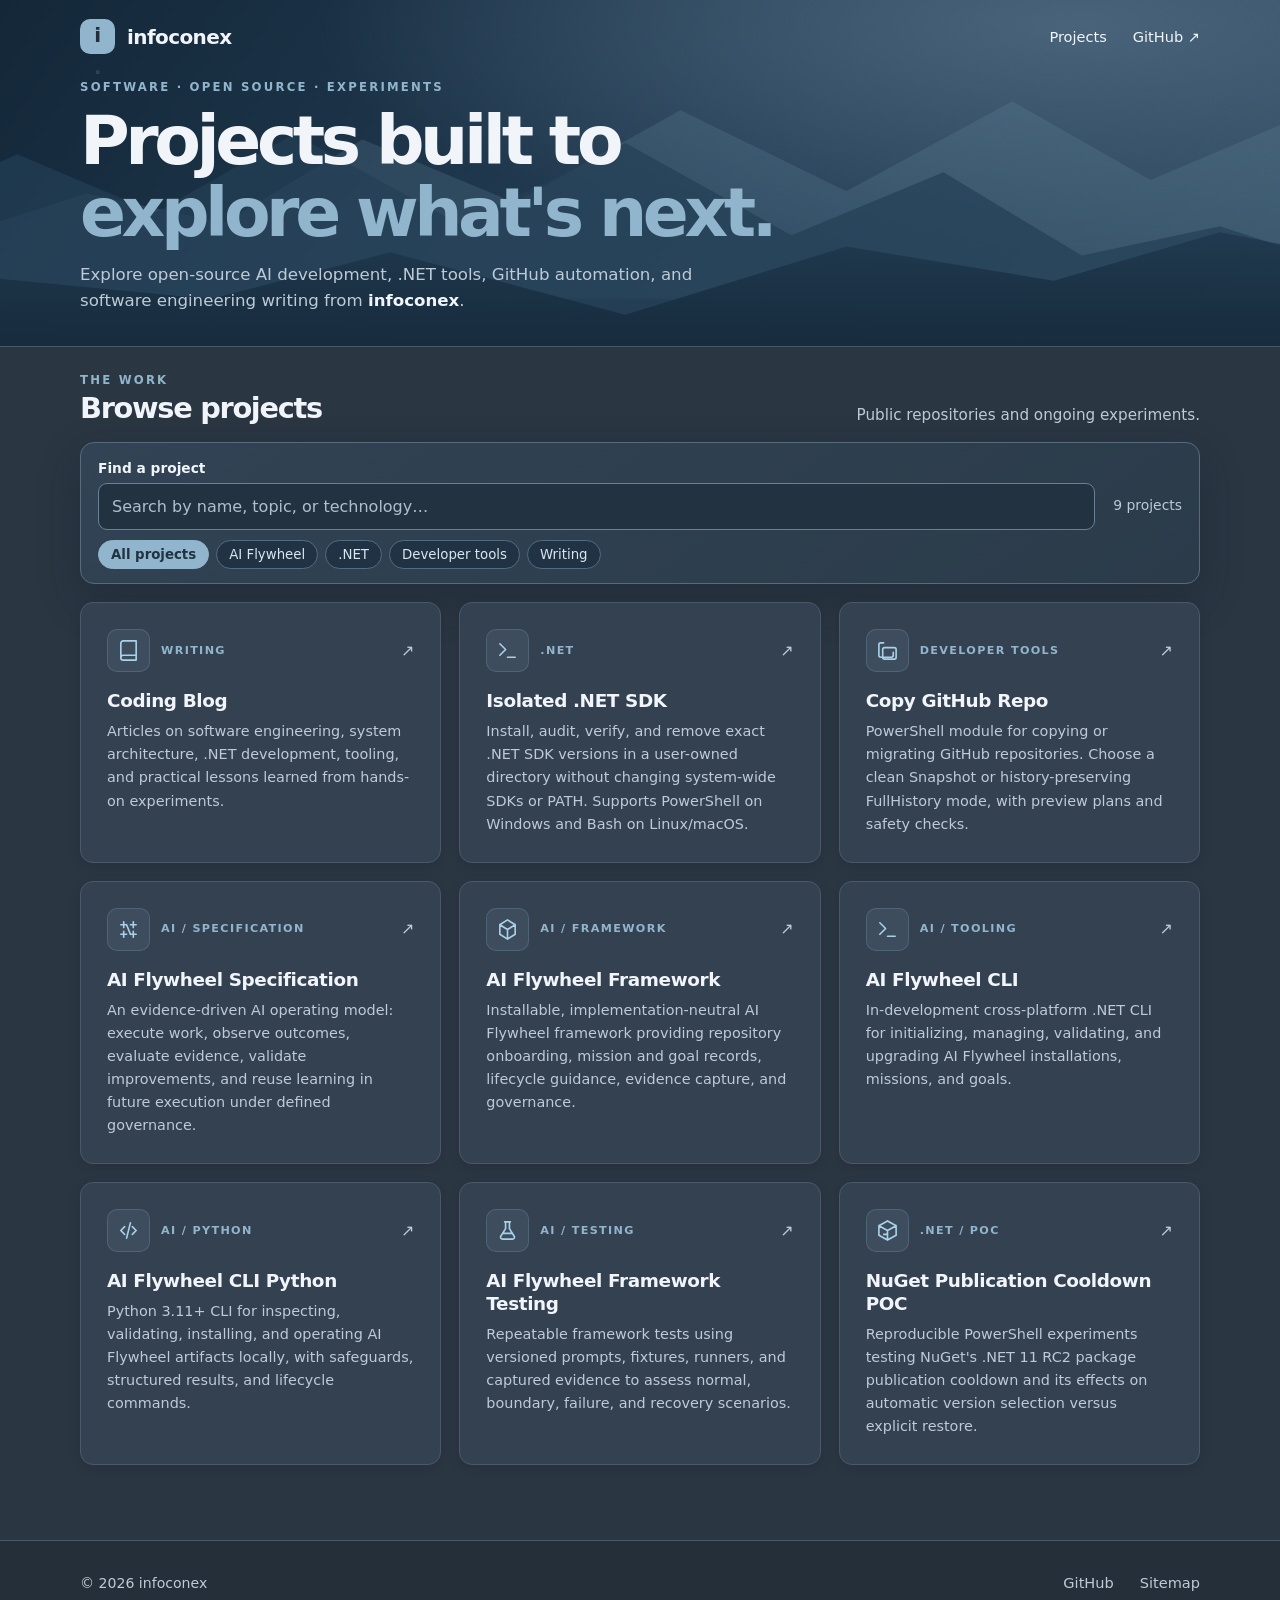
<file: index.html>
<!doctype html>
<html lang="en">
<head>
  <meta charset="utf-8">
  <meta name="viewport" content="width=device-width, initial-scale=1">
  <meta name="google-site-verification" content="R2PLnHTV-nKay9ewvrsqAp30Uji-j2KexyPmnPX744A" />
  <meta name="msvalidate.01" content="49D22D94C08E2619D6C5798E52E64B00" />
  <meta name="theme-color" content="#252F3A">
  <meta name="description" content="Discover AI Flywheel projects, .NET tooling, GitHub automation, and software engineering writing from infoconex.">
  <link rel="canonical" href="https://projects.infoconex.com/">
  <link rel="icon" href="favicon.svg" type="image/svg+xml">
  <link rel="stylesheet" href="styles.css">
  <meta property="og:type" content="website"><meta property="og:site_name" content="infoconex"><meta property="og:title" content="infoconex | AI, .NET and Developer Projects"><meta property="og:description" content="Explore AI Flywheel, developer tools, .NET experiments, and technical writing from infoconex."><meta property="og:url" content="https://projects.infoconex.com/"><meta property="og:image" content="https://projects.infoconex.com/assets/social/home.png"><meta property="og:image:width" content="1200"><meta property="og:image:height" content="630"><meta property="og:image:alt" content="infoconex open-source engineering projects"><meta name="twitter:card" content="summary_large_image"><meta name="twitter:title" content="infoconex | AI, .NET and Developer Projects"><meta name="twitter:description" content="Explore AI Flywheel, developer tools, .NET experiments, and technical writing from infoconex."><meta name="twitter:image" content="https://projects.infoconex.com/assets/social/home.png"><title>infoconex | AI, .NET and Developer Projects</title>
<style>
.hero-demo{position:relative;isolation:isolate;overflow:hidden;min-height:470px;padding:72px 0 84px;background:radial-gradient(ellipse at 84% 7%,#49647a 0%,transparent 50%),linear-gradient(125deg,#132738,#253f57 60%,#324d62 100%)}
.hero-demo .hero-inner{position:relative;z-index:2}.hero-demo h1{font-size:clamp(2.8rem,6.1vw,5.4rem);max-width:850px;margin:18px 0 20px}.hero-demo .intro{max-width:600px}.hero-demo .primary-link{margin-top:16px}
.preview-note{display:inline-flex;border:1px solid #91B5CC80;border-radius:99px;padding:5px 12px;font-size:.67rem;color:#c6e3f5;background:#1323339c;letter-spacing:.11em;font-weight:700}
.mountain{position:absolute;z-index:0;pointer-events:none;left:-3%;width:108%;height:65%;bottom:-1px;clip-path:polygon(0 71%,9% 53%,19% 66%,29% 29%,40% 57%,52% 16%,64% 52%,76% 12%,86% 47%,96% 21%,100% 32%,100% 100%,0 100%)}
.mountain-far{background:#6689a13d;transform:translateY(-48px);filter:blur(2px)}.mountain-mid{background:#243f56b0;transform:scaleX(-1) translateY(-15px)}.mountain-near{background:linear-gradient(180deg,#20394fb0,#172c3d);height:41%;clip-path:polygon(0 49%,18% 66%,31% 33%,48% 77%,64% 29%,79% 53%,91% 19%,100% 36%,100% 100%,0 100%)}
.projects-section{padding-top:45px}.discovery{border:1px solid #566c7d;background:linear-gradient(145deg,#314354,#2b3b4a);padding:21px;border-radius:14px;margin-bottom:25px;box-shadow:0 16px 42px #111e2a55}.discovery-top{display:flex;align-items:end;gap:18px;justify-content:space-between}.discovery-top label{display:grid;flex:1;gap:8px}.discovery-label{font-weight:720;font-size:.86rem}.discovery input{width:100%;border:1px solid #698095;background:#233241;color:#f1f5f9;border-radius:9px;padding:15px 17px;font:inherit}.discovery input::placeholder{color:#aebfce}#project-count{color:var(--muted);font-size:.87rem;padding-bottom:14px;white-space:nowrap}.chips{display:flex;flex-wrap:wrap;gap:9px;margin-top:15px}.chip{cursor:pointer;background:#203244;border:1px solid #526d82;color:#d9e6ef;border-radius:99px;padding:8px 14px;font:600 .83rem/1.3 inherit;font-family:inherit}.chip:hover,.chip:focus-visible{border-color:#b5d5e9}.chip.selected{background:#91B5CC;color:#213342;border-color:#91B5CC;font-weight:800}.project-card[hidden]{display:none!important}
@media(max-width:600px){.hero-demo{min-height:0;padding:48px 0 65px}.mountain{opacity:.5}.discovery-top{display:block}#project-count{display:block;padding:8px 0 0}}

/* Integrated navigation and compressed above-the-fold composition */
.hero-demo{min-height:0;padding:0 0 30px}.hero-demo .hero-inner{position:relative}.hero-header{display:flex;justify-content:space-between;align-items:center;gap:20px;padding:19px 0 24px}.hero-header nav{display:flex;align-items:center;gap:26px;font-size:.91rem}.hero-header .brand{white-space:nowrap}
.hero-demo .eyebrow{margin:0 0 7px}.hero-demo h1{font-size:clamp(2.45rem,5.3vw,4.45rem);line-height:1.07;margin:8px 0 12px;max-width:760px}.hero-demo .intro{font-size:1.04rem;line-height:1.55;max-width:660px;margin:0 0 3px}
.projects-section{padding:24px 0 75px}.section-heading{margin-bottom:14px}.section-heading h2{font-size:1.8rem;margin:3px 0}.section-heading .eyebrow{margin:0}.section-heading>p{margin:0}.discovery{padding:14px 17px;margin-bottom:18px}.discovery-top label{gap:4px}.discovery input{padding:10px 13px}.chips{margin-top:10px;gap:7px}.chip{padding:6px 12px}
@media(max-width:600px){.hero-demo{padding:0 0 31px}.hero-header{padding:15px 0 24px}.hero-header nav{gap:15px;font-size:.83rem}.hero-demo h1{font-size:clamp(2.35rem,8vw,3.2rem)}.section-heading{gap:4px}.section-heading>p{font-size:.84rem}.projects-section{padding-top:22px}}
.card-identity{display:flex;align-items:center;gap:11px;min-width:0}.project-icon{display:grid;place-items:center;flex:0 0 43px;width:43px;height:43px;border-radius:10px;background:#91b5cc1b;border:1px solid #91b5cc35;color:#a9d2e9}.project-icon svg{width:23px;height:23px}.project-card h3{margin-top:17px}.card-top{align-items:center}.card-tag{line-height:1.4}
</style><script type="application/ld+json">{"@context": "https://schema.org", "@graph": [{"@type": "WebSite", "name": "infoconex", "url": "https://projects.infoconex.com/"}, {"@type": "CollectionPage", "name": "infoconex open-source projects", "url": "https://projects.infoconex.com/", "mainEntity": {"@type": "ItemList", "itemListElement": [{"@type": "ListItem", "position": 1, "url": "https://projects.infoconex.com/projects/coding-blog/", "name": "Coding Blog"}, {"@type": "ListItem", "position": 2, "url": "https://projects.infoconex.com/projects/isolated-dotnet-sdk/", "name": "Isolated .NET SDK"}, {"@type": "ListItem", "position": 3, "url": "https://projects.infoconex.com/projects/copy-github-repo/", "name": "Copy GitHub Repo"}, {"@type": "ListItem", "position": 4, "url": "https://projects.infoconex.com/projects/ai-flywheel-spec/", "name": "AI Flywheel Specification"}, {"@type": "ListItem", "position": 5, "url": "https://projects.infoconex.com/projects/ai-flywheel-framework/", "name": "AI Flywheel Framework"}, {"@type": "ListItem", "position": 6, "url": "https://projects.infoconex.com/projects/ai-flywheel-cli/", "name": "AI Flywheel CLI"}, {"@type": "ListItem", "position": 7, "url": "https://projects.infoconex.com/projects/ai-flywheel-cli-python/", "name": "AI Flywheel CLI Python"}, {"@type": "ListItem", "position": 8, "url": "https://projects.infoconex.com/projects/ai-flywheel-framework-testing/", "name": "AI Flywheel Framework Testing"}, {"@type": "ListItem", "position": 9, "url": "https://projects.infoconex.com/projects/nuget-publication-cooldown-poc/", "name": "NuGet Publication Cooldown POC"}]}}]}</script><script type="text/javascript">
    (function(c,l,a,r,i,t,y){
        c[a]=c[a]||function(){(c[a].q=c[a].q||[]).push(arguments)};
        t=l.createElement(r);t.async=1;t.src="https://www.clarity.ms/tag/"+i;
        y=l.getElementsByTagName(r)[0];y.parentNode.insertBefore(t,y);
    })(window, document, "clarity", "script", "z340egz0ho");
</script>
<!-- Google tag (gtag.js) -->
<script async src="https://www.googletagmanager.com/gtag/js?id=G-NGRKHVW368"></script>
<script>
  window.dataLayer = window.dataLayer || [];
  function gtag(){dataLayer.push(arguments);}
  gtag('js', new Date());
  gtag('config', 'G-NGRKHVW368');
</script>
</head>
<body>
  <main>
    <section class="hero hero-demo"><div class="container hero-inner"><div class="hero-header"><a class="brand" href="/" aria-label="infoconex home"><span class="brand-mark">i<span>.</span></span> infoconex</a><nav aria-label="Main navigation"><a href="#projects">Projects</a><a href="https://github.com/infoconex" target="_blank" rel="noopener noreferrer">GitHub ↗</a></nav></div>
      <p class="eyebrow">SOFTWARE · OPEN SOURCE · EXPERIMENTS</p>
      <h1>Projects built to<br><span>explore what's next.</span></h1>
      <p class="intro">Explore open-source AI development, .NET tools, GitHub automation, and software engineering writing from <strong>infoconex</strong>.</p>
      
      </div><div class="mountain mountain-far" aria-hidden="true"></div><div class="mountain mountain-mid" aria-hidden="true"></div><div class="mountain mountain-near" aria-hidden="true"></div>
    </section>
    <section class="projects-section" id="projects" aria-labelledby="projects-heading">
      <div class="container">
        <div class="section-heading"><div><p class="eyebrow">THE WORK</p><h2 id="projects-heading">Browse projects</h2></div><p>Public repositories and ongoing experiments.</p></div>
        <div class="discovery"><div class="discovery-top"><label for="project-search"><span class="discovery-label">Find a project</span><input id="project-search" type="search" placeholder="Search by name, topic, or technology…" autocomplete="off"></label><span id="project-count" aria-live="polite"></span></div><div class="chips" aria-label="Filter projects by category" role="group"><button class="chip selected" type="button" data-filter="all" aria-pressed="true">All projects</button><button class="chip" type="button" data-filter="ai" aria-pressed="false">AI Flywheel</button><button class="chip" type="button" data-filter="dotnet" aria-pressed="false">.NET</button><button class="chip" type="button" data-filter="tools" aria-pressed="false">Developer tools</button><button class="chip" type="button" data-filter="writing" aria-pressed="false">Writing</button></div></div>
        <div id="project-grid" class="project-grid">
          <a class="project-card" data-order="10" href="/projects/coding-blog/"><div class="card-top"><span class="card-identity"><span class="project-icon" aria-hidden="true"><svg viewBox="0 0 24 24" fill="none" stroke="currentColor" stroke-width="1.7" stroke-linecap="round" stroke-linejoin="round"><path d="M4 19.5A2.5 2.5 0 0 1 6.5 17H20 M6.5 2H20v20H6.5A2.5 2.5 0 0 1 4 19.5v-15A2.5 2.5 0 0 1 6.5 2Z"/></svg></span><span class="card-tag">Writing</span></span><span class="card-arrow" aria-hidden="true">↗</span></div><h3>Coding Blog</h3><p>Articles on software engineering, system architecture, .NET development, tooling, and practical lessons learned from hands-on experiments.</p></a>
          <a class="project-card" data-order="20" href="/projects/isolated-dotnet-sdk/"><div class="card-top"><span class="card-identity"><span class="project-icon" aria-hidden="true"><svg viewBox="0 0 24 24" fill="none" stroke="currentColor" stroke-width="1.7" stroke-linecap="round" stroke-linejoin="round"><path d="m4 17 6-6-6-6 M12 19h8"/></svg></span><span class="card-tag">.NET</span></span><span class="card-arrow" aria-hidden="true">↗</span></div><h3>Isolated .NET SDK</h3><p>Install, audit, verify, and remove exact .NET SDK versions in a user-owned directory without changing system-wide SDKs or PATH. Supports PowerShell on Windows and Bash on Linux/macOS.</p></a>
          <a class="project-card" data-order="30" href="/projects/copy-github-repo/"><div class="card-top"><span class="card-identity"><span class="project-icon" aria-hidden="true"><svg viewBox="0 0 24 24" fill="none" stroke="currentColor" stroke-width="1.7" stroke-linecap="round" stroke-linejoin="round"><path d="M8 4H5a2 2 0 0 0-2 2v11a2 2 0 0 0 2 2h11a2 2 0 0 0 2-2v-3 M9 9h10a2 2 0 0 1 2 2v8a2 2 0 0 1-2 2H9a2 2 0 0 1-2-2v-8a2 2 0 0 1 2-2Z"/></svg></span><span class="card-tag">Developer Tools</span></span><span class="card-arrow" aria-hidden="true">↗</span></div><h3>Copy GitHub Repo</h3><p>PowerShell module for copying or migrating GitHub repositories. Choose a clean Snapshot or history-preserving FullHistory mode, with preview plans and safety checks.</p></a>
          <a class="project-card" data-order="40" href="/projects/ai-flywheel-spec/"><div class="card-top"><span class="card-identity"><span class="project-icon" aria-hidden="true"><svg viewBox="0 0 24 24" fill="none" stroke="currentColor" stroke-width="1.7" stroke-linecap="round" stroke-linejoin="round"><path d="M4 7h6 M14 7h6 M7 4v6 M17 4v6 M4 17h6 M14 17h6 M7 14v6 M17 14v6 M10 7l4 10"/></svg></span><span class="card-tag">AI / Specification</span></span><span class="card-arrow" aria-hidden="true">↗</span></div><h3>AI Flywheel Specification</h3><p>An evidence-driven AI operating model: execute work, observe outcomes, evaluate evidence, validate improvements, and reuse learning in future execution under defined governance.</p></a>
          <a class="project-card" data-order="50" href="/projects/ai-flywheel-framework/"><div class="card-top"><span class="card-identity"><span class="project-icon" aria-hidden="true"><svg viewBox="0 0 24 24" fill="none" stroke="currentColor" stroke-width="1.7" stroke-linecap="round" stroke-linejoin="round"><path d="M12 2 4 7v10l8 5 8-5V7l-8-5Z M4 7l8 5 8-5 M12 12v10"/></svg></span><span class="card-tag">AI / Framework</span></span><span class="card-arrow" aria-hidden="true">↗</span></div><h3>AI Flywheel Framework</h3><p>Installable, implementation-neutral AI Flywheel framework providing repository onboarding, mission and goal records, lifecycle guidance, evidence capture, and governance.</p></a>
          <a class="project-card" data-order="60" href="/projects/ai-flywheel-cli/"><div class="card-top"><span class="card-identity"><span class="project-icon" aria-hidden="true"><svg viewBox="0 0 24 24" fill="none" stroke="currentColor" stroke-width="1.7" stroke-linecap="round" stroke-linejoin="round"><path d="M4 17 10 11 4 5 M12 19h8"/></svg></span><span class="card-tag">AI / Tooling</span></span><span class="card-arrow" aria-hidden="true">↗</span></div><h3>AI Flywheel CLI</h3><p>In-development cross-platform .NET CLI for initializing, managing, validating, and upgrading AI Flywheel installations, missions, and goals.</p></a>
          <a class="project-card" data-order="70" href="/projects/ai-flywheel-cli-python/"><div class="card-top"><span class="card-identity"><span class="project-icon" aria-hidden="true"><svg viewBox="0 0 24 24" fill="none" stroke="currentColor" stroke-width="1.7" stroke-linecap="round" stroke-linejoin="round"><path d="M8 8 4 12l4 4 M16 8l4 4-4 4 M14 4l-4 16"/></svg></span><span class="card-tag">AI / Python</span></span><span class="card-arrow" aria-hidden="true">↗</span></div><h3>AI Flywheel CLI Python</h3><p>Python 3.11+ CLI for inspecting, validating, installing, and operating AI Flywheel artifacts locally, with safeguards, structured results, and lifecycle commands.</p></a>
          <a class="project-card" data-order="80" href="/projects/ai-flywheel-framework-testing/"><div class="card-top"><span class="card-identity"><span class="project-icon" aria-hidden="true"><svg viewBox="0 0 24 24" fill="none" stroke="currentColor" stroke-width="1.7" stroke-linecap="round" stroke-linejoin="round"><path d="M9 3h6 M10 3v7l-5 8a2 2 0 0 0 1.7 3h10.6a2 2 0 0 0 1.7-3l-5-8V3 M8 15h8"/></svg></span><span class="card-tag">AI / Testing</span></span><span class="card-arrow" aria-hidden="true">↗</span></div><h3>AI Flywheel Framework Testing</h3><p>Repeatable framework tests using versioned prompts, fixtures, runners, and captured evidence to assess normal, boundary, failure, and recovery scenarios.</p></a>
          <a class="project-card" data-order="90" href="/projects/nuget-publication-cooldown-poc/"><div class="card-top"><span class="card-identity"><span class="project-icon" aria-hidden="true"><svg viewBox="0 0 24 24" fill="none" stroke="currentColor" stroke-width="1.7" stroke-linecap="round" stroke-linejoin="round"><path d="M12 2 3 7v10l9 5 9-5V7l-9-5Z M3 7l9 5 9-5 M12 12v10 M8 16h3"/></svg></span><span class="card-tag">.NET / POC</span></span><span class="card-arrow" aria-hidden="true">↗</span></div><h3>NuGet Publication Cooldown POC</h3><p>Reproducible PowerShell experiments testing NuGet&#x27;s .NET 11 RC2 package publication cooldown and its effects on automatic version selection versus explicit restore.</p></a>
        </div><p id="no-results" class="empty-state" hidden>No projects match your search.</p>
        <noscript><p>All project links above work without JavaScript. Search requires JavaScript.</p></noscript>
      </div>
    </section>
  </main>
  <footer class="site-footer"><div class="container footer-inner"><span>© <span id="year">2026</span> infoconex</span><div><a href="https://github.com/infoconex">GitHub</a><a href="/sitemap.xml">Sitemap</a></div></div></footer>
  <script>
(() => {
const cards = [...document.querySelectorAll('.project-card')];
const search = document.getElementById('project-search');
const count = document.getElementById('project-count');
const empty = document.getElementById('no-results');
const chips = [...document.querySelectorAll('.chip')];
const groups = {
  ai: ['ai-flywheel-spec','ai-flywheel-framework','ai-flywheel-cli','ai-flywheel-cli-python','ai-flywheel-framework-testing'],
  dotnet: ['isolated-dotnet-sdk','nuget-publication-cooldown-poc'],
  tools: ['copy-github-repo','isolated-dotnet-sdk','ai-flywheel-cli','ai-flywheel-cli-python'],
  writing: ['coding-blog']
};
let selected = 'all';
function filter(){
 const query=search.value.trim().toLocaleLowerCase();
 let visible=0;
 cards.forEach(card=>{
 const slug=card.getAttribute('href').split('/').filter(Boolean).pop();
 const matches=card.textContent.toLocaleLowerCase().includes(query)&&(selected==='all'||groups[selected].includes(slug));
 card.hidden=!matches;
 if(matches) visible++;
 });
 count.textContent=visible+' '+(visible===1?'project':'projects');
 empty.hidden=visible>0;
}
chips.forEach(chip=>chip.addEventListener('click',()=>{
 selected=chip.dataset.filter;
 chips.forEach(c=>{const active=c===chip;c.classList.toggle('selected',active);c.setAttribute('aria-pressed',String(active));});
 filter();
}));
search.addEventListener('input',filter);
document.getElementById('year').textContent=new Date().getFullYear();
filter();
})();
</script>
</body>
</html>
</file>
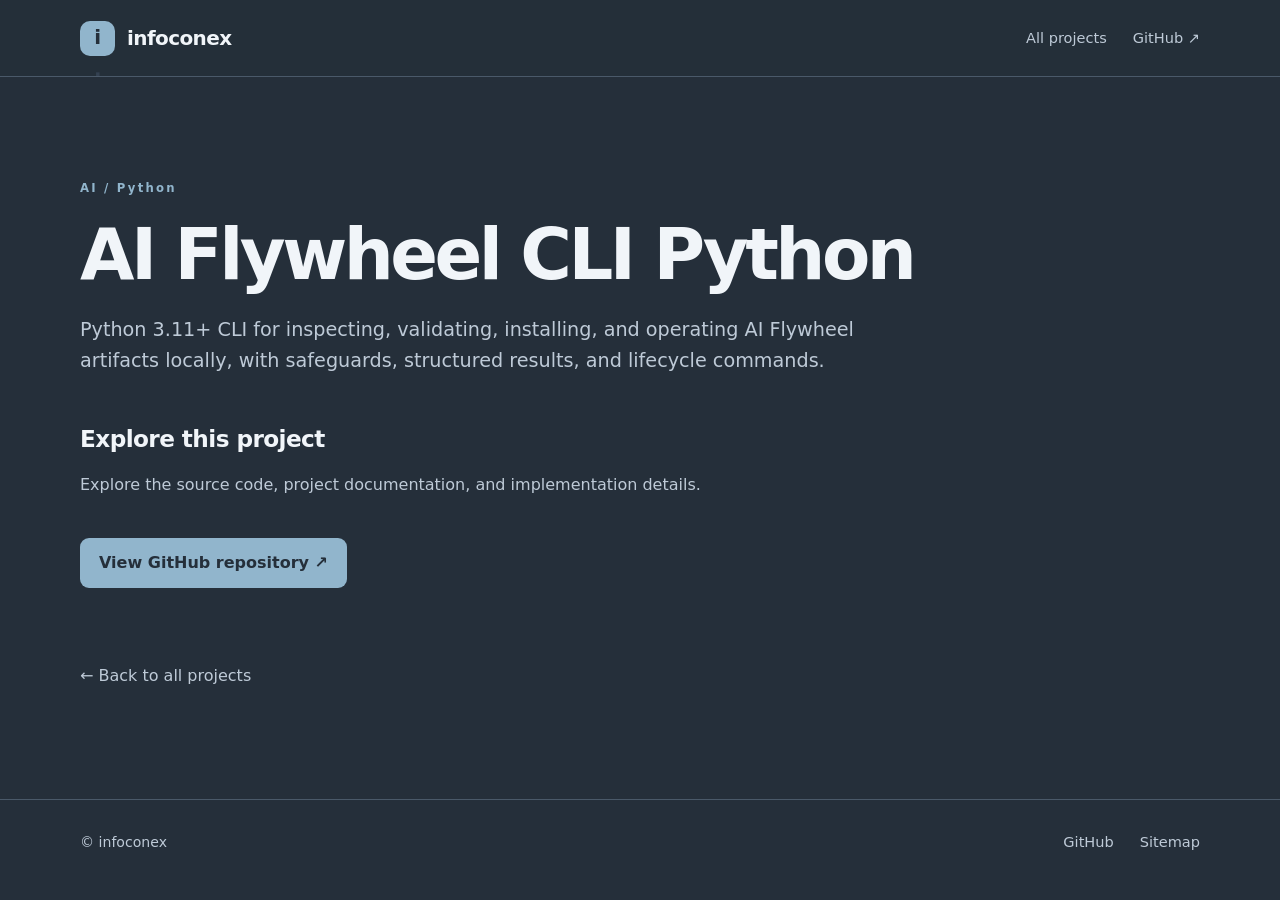
<file: projects/ai-flywheel-cli-python/index.html>
<!doctype html>
<html lang="en"><head>
<meta charset="utf-8"><meta name="viewport" content="width=device-width, initial-scale=1">
<meta name="theme-color" content="#252F3A"><meta name="description" content="Python 3.11+ CLI for inspecting, validating, installing, and operating AI Flywheel artifacts locally, with safeguards, structured results, and lifecycle commands.">
<meta property="og:type" content="website"><meta property="og:site_name" content="infoconex"><meta property="og:title" content="AI Flywheel CLI Python | infoconex"><meta property="og:description" content="Python 3.11+ CLI for inspecting, validating, installing, and operating AI Flywheel artifacts locally, with safeguards, structured results, and lifecycle commands."><meta property="og:url" content="https://infoconex.github.io/projects/ai-flywheel-cli-python/">
<meta name="twitter:card" content="summary"><meta name="twitter:title" content="AI Flywheel CLI Python | infoconex"><meta name="twitter:description" content="Python 3.11+ CLI for inspecting, validating, installing, and operating AI Flywheel artifacts locally, with safeguards, structured results, and lifecycle commands.">
<link rel="canonical" href="https://infoconex.github.io/projects/ai-flywheel-cli-python/"><link rel="icon" href="../../favicon.svg" type="image/svg+xml"><link rel="stylesheet" href="../../styles.css">
<title>AI Flywheel CLI Python | infoconex open-source projects</title><script type="application/ld+json">{"@context": "https://schema.org", "@type": "WebPage", "name": "AI Flywheel CLI Python", "description": "Python 3.11+ CLI for inspecting, validating, installing, and operating AI Flywheel artifacts locally, with safeguards, structured results, and lifecycle commands.", "url": "https://infoconex.github.io/projects/ai-flywheel-cli-python/", "isPartOf": {"@type": "WebSite", "name": "infoconex", "url": "https://infoconex.github.io/"}, "about": {"@type": "SoftwareSourceCode", "name": "AI Flywheel CLI Python", "description": "Python 3.11+ CLI for inspecting, validating, installing, and operating AI Flywheel artifacts locally, with safeguards, structured results, and lifecycle commands.", "codeRepository": "https://github.com/infoconex/ai-flywheel-cli-python"}}</script>
</head><body>
<header class="site-header"><div class="container header-inner"><a class="brand" href="/"><span class="brand-mark">i<span>.</span></span> infoconex</a><nav aria-label="Main navigation"><a href="/#projects">All projects</a><a href="https://github.com/infoconex">GitHub ↗</a></nav></div></header>
<main class="container detail-page">
<p class="eyebrow">AI / Python</p><h1>AI Flywheel CLI Python</h1><p class="intro">Python 3.11+ CLI for inspecting, validating, installing, and operating AI Flywheel artifacts locally, with safeguards, structured results, and lifecycle commands.</p>
<section aria-labelledby="explore-title"><h2 id="explore-title">Explore this project</h2><p>Explore the source code, project documentation, and implementation details.</p><div class="detail-links"><a class="primary-link" href="https://github.com/infoconex/ai-flywheel-cli-python">View GitHub repository ↗</a></div></section>
<p class="return-link"><a href="/#projects">← Back to all projects</a></p></main>
<footer class="site-footer"><div class="container footer-inner"><span>© infoconex</span><div><a href="https://github.com/infoconex">GitHub</a><a href="/sitemap.xml">Sitemap</a></div></div></footer>
</body></html>
</file>
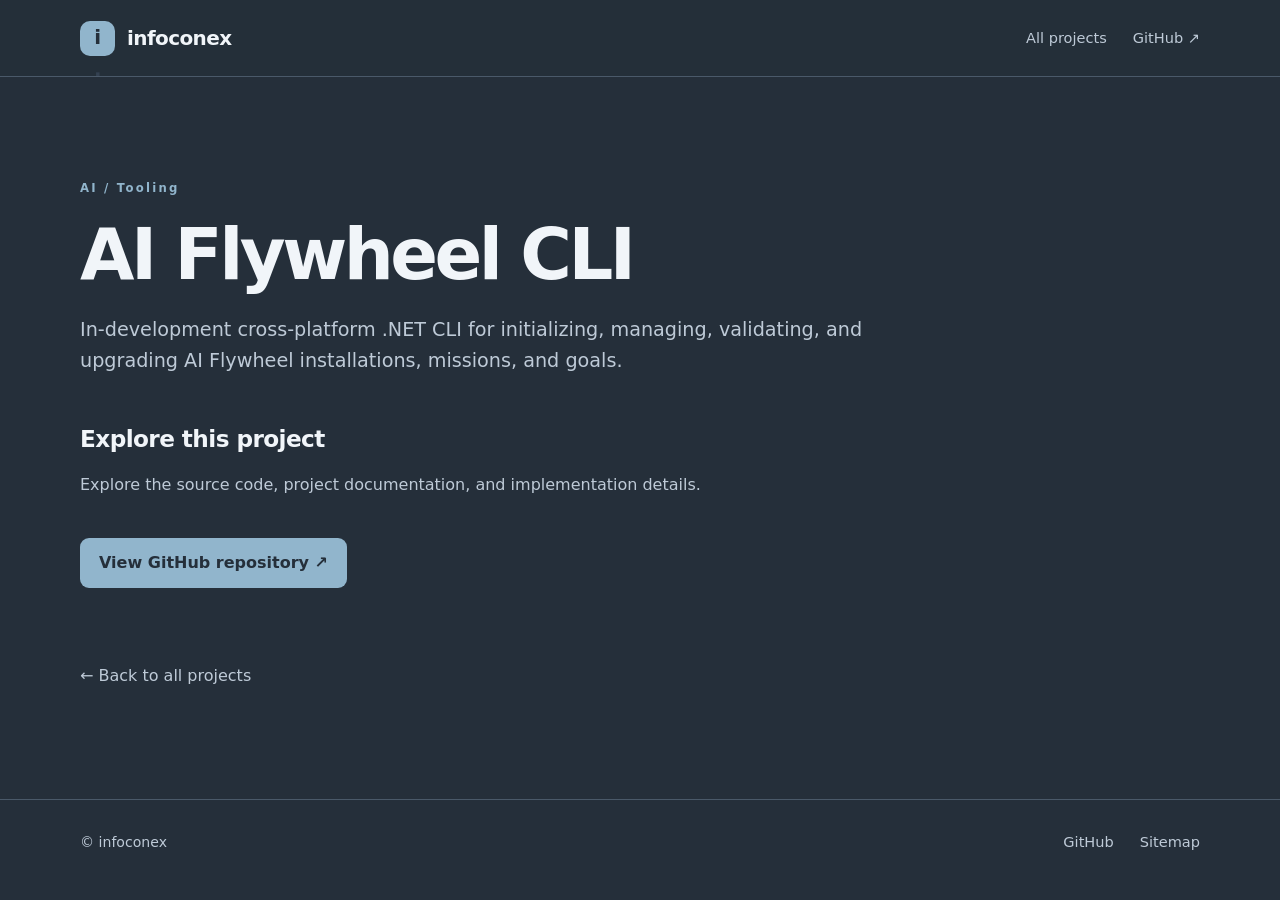
<file: projects/ai-flywheel-cli/index.html>
<!doctype html>
<html lang="en"><head>
<meta charset="utf-8"><meta name="viewport" content="width=device-width, initial-scale=1">
<meta name="theme-color" content="#252F3A"><meta name="description" content="In-development cross-platform .NET CLI for initializing, managing, validating, and upgrading AI Flywheel installations, missions, and goals.">
<meta property="og:type" content="website"><meta property="og:site_name" content="infoconex"><meta property="og:title" content="AI Flywheel CLI | infoconex"><meta property="og:description" content="In-development cross-platform .NET CLI for initializing, managing, validating, and upgrading AI Flywheel installations, missions, and goals."><meta property="og:url" content="https://infoconex.github.io/projects/ai-flywheel-cli/">
<meta name="twitter:card" content="summary"><meta name="twitter:title" content="AI Flywheel CLI | infoconex"><meta name="twitter:description" content="In-development cross-platform .NET CLI for initializing, managing, validating, and upgrading AI Flywheel installations, missions, and goals.">
<link rel="canonical" href="https://infoconex.github.io/projects/ai-flywheel-cli/"><link rel="icon" href="../../favicon.svg" type="image/svg+xml"><link rel="stylesheet" href="../../styles.css">
<title>AI Flywheel CLI | infoconex open-source projects</title><script type="application/ld+json">{"@context": "https://schema.org", "@type": "WebPage", "name": "AI Flywheel CLI", "description": "In-development cross-platform .NET CLI for initializing, managing, validating, and upgrading AI Flywheel installations, missions, and goals.", "url": "https://infoconex.github.io/projects/ai-flywheel-cli/", "isPartOf": {"@type": "WebSite", "name": "infoconex", "url": "https://infoconex.github.io/"}, "about": {"@type": "SoftwareSourceCode", "name": "AI Flywheel CLI", "description": "In-development cross-platform .NET CLI for initializing, managing, validating, and upgrading AI Flywheel installations, missions, and goals.", "codeRepository": "https://github.com/infoconex/ai-flywheel-cli"}}</script>
</head><body>
<header class="site-header"><div class="container header-inner"><a class="brand" href="/"><span class="brand-mark">i<span>.</span></span> infoconex</a><nav aria-label="Main navigation"><a href="/#projects">All projects</a><a href="https://github.com/infoconex">GitHub ↗</a></nav></div></header>
<main class="container detail-page">
<p class="eyebrow">AI / Tooling</p><h1>AI Flywheel CLI</h1><p class="intro">In-development cross-platform .NET CLI for initializing, managing, validating, and upgrading AI Flywheel installations, missions, and goals.</p>
<section aria-labelledby="explore-title"><h2 id="explore-title">Explore this project</h2><p>Explore the source code, project documentation, and implementation details.</p><div class="detail-links"><a class="primary-link" href="https://github.com/infoconex/ai-flywheel-cli">View GitHub repository ↗</a></div></section>
<p class="return-link"><a href="/#projects">← Back to all projects</a></p></main>
<footer class="site-footer"><div class="container footer-inner"><span>© infoconex</span><div><a href="https://github.com/infoconex">GitHub</a><a href="/sitemap.xml">Sitemap</a></div></div></footer>
</body></html>
</file>
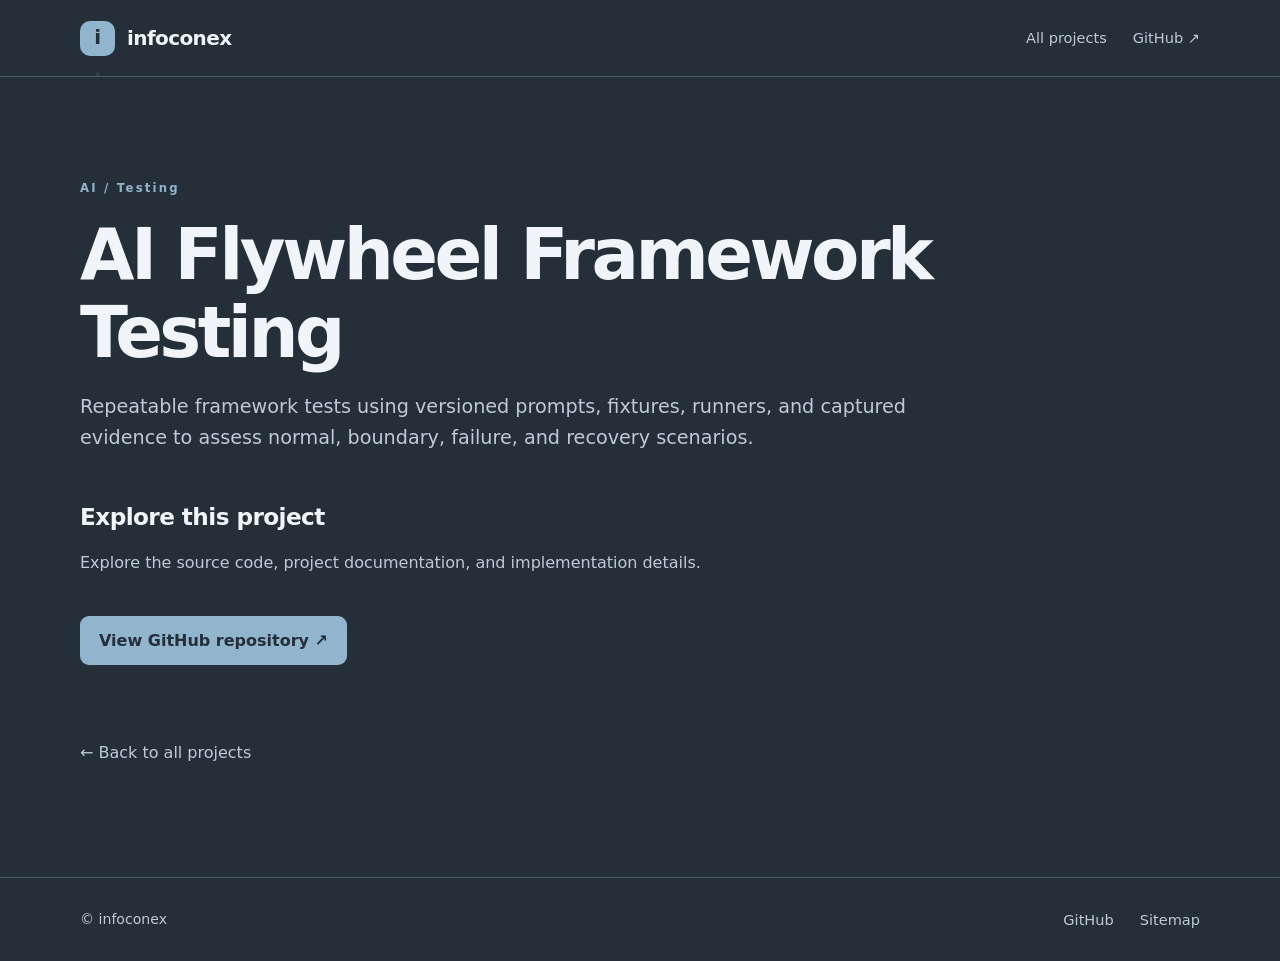
<file: projects/ai-flywheel-framework-testing/index.html>
<!doctype html>
<html lang="en"><head>
<meta charset="utf-8"><meta name="viewport" content="width=device-width, initial-scale=1">
<meta name="theme-color" content="#252F3A"><meta name="description" content="Repeatable framework tests using versioned prompts, fixtures, runners, and captured evidence to assess normal, boundary, failure, and recovery scenarios.">
<meta property="og:type" content="website"><meta property="og:site_name" content="infoconex"><meta property="og:title" content="AI Flywheel Framework Testing | infoconex"><meta property="og:description" content="Repeatable framework tests using versioned prompts, fixtures, runners, and captured evidence to assess normal, boundary, failure, and recovery scenarios."><meta property="og:url" content="https://infoconex.github.io/projects/ai-flywheel-framework-testing/">
<meta name="twitter:card" content="summary"><meta name="twitter:title" content="AI Flywheel Framework Testing | infoconex"><meta name="twitter:description" content="Repeatable framework tests using versioned prompts, fixtures, runners, and captured evidence to assess normal, boundary, failure, and recovery scenarios.">
<link rel="canonical" href="https://infoconex.github.io/projects/ai-flywheel-framework-testing/"><link rel="icon" href="../../favicon.svg" type="image/svg+xml"><link rel="stylesheet" href="../../styles.css">
<title>AI Flywheel Framework Testing | infoconex open-source projects</title><script type="application/ld+json">{"@context": "https://schema.org", "@type": "WebPage", "name": "AI Flywheel Framework Testing", "description": "Repeatable framework tests using versioned prompts, fixtures, runners, and captured evidence to assess normal, boundary, failure, and recovery scenarios.", "url": "https://infoconex.github.io/projects/ai-flywheel-framework-testing/", "isPartOf": {"@type": "WebSite", "name": "infoconex", "url": "https://infoconex.github.io/"}, "about": {"@type": "SoftwareSourceCode", "name": "AI Flywheel Framework Testing", "description": "Repeatable framework tests using versioned prompts, fixtures, runners, and captured evidence to assess normal, boundary, failure, and recovery scenarios.", "codeRepository": "https://github.com/infoconex/ai-flywheel-framework-testing"}}</script>
</head><body>
<header class="site-header"><div class="container header-inner"><a class="brand" href="/"><span class="brand-mark">i<span>.</span></span> infoconex</a><nav aria-label="Main navigation"><a href="/#projects">All projects</a><a href="https://github.com/infoconex">GitHub ↗</a></nav></div></header>
<main class="container detail-page">
<p class="eyebrow">AI / Testing</p><h1>AI Flywheel Framework Testing</h1><p class="intro">Repeatable framework tests using versioned prompts, fixtures, runners, and captured evidence to assess normal, boundary, failure, and recovery scenarios.</p>
<section aria-labelledby="explore-title"><h2 id="explore-title">Explore this project</h2><p>Explore the source code, project documentation, and implementation details.</p><div class="detail-links"><a class="primary-link" href="https://github.com/infoconex/ai-flywheel-framework-testing">View GitHub repository ↗</a></div></section>
<p class="return-link"><a href="/#projects">← Back to all projects</a></p></main>
<footer class="site-footer"><div class="container footer-inner"><span>© infoconex</span><div><a href="https://github.com/infoconex">GitHub</a><a href="/sitemap.xml">Sitemap</a></div></div></footer>
</body></html>
</file>
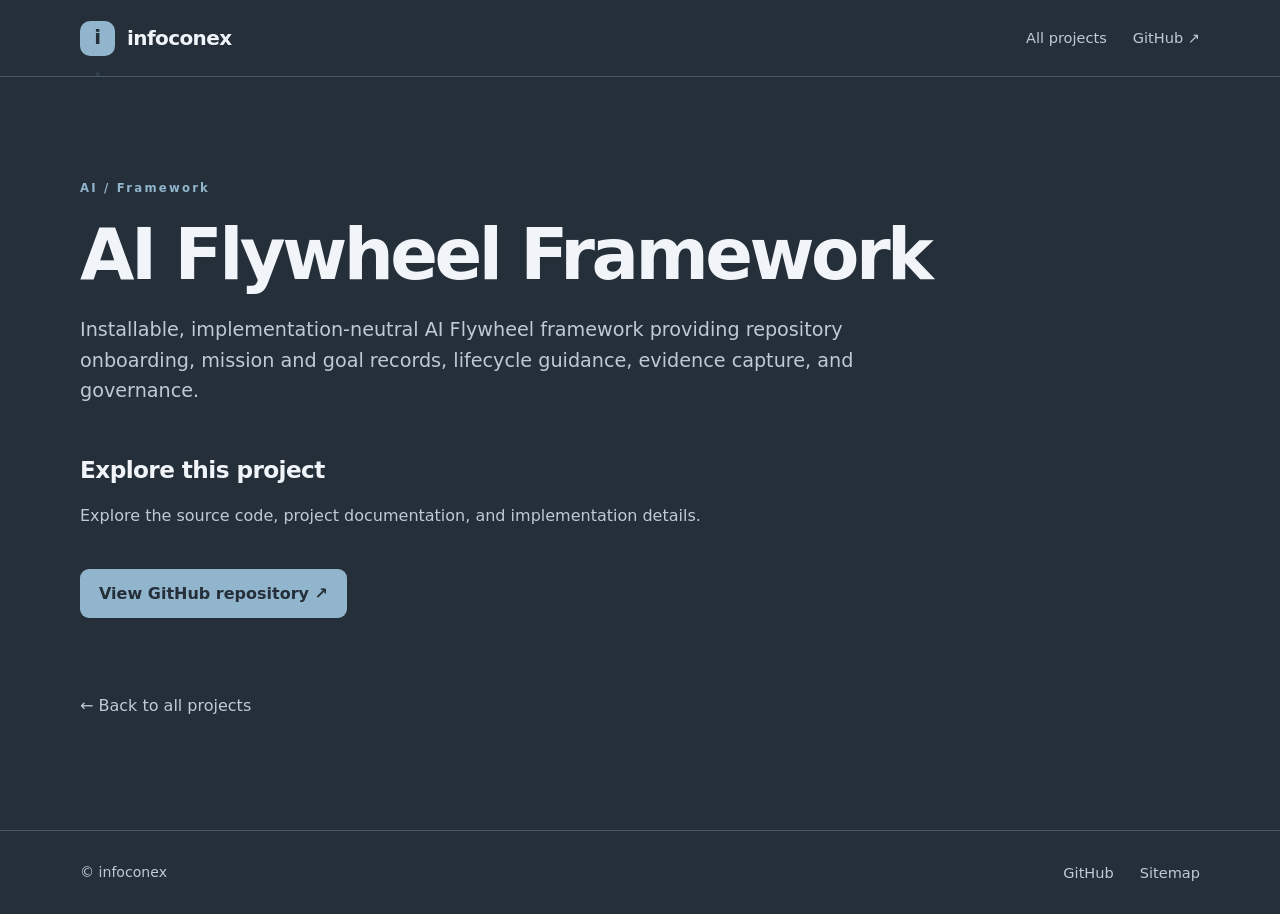
<file: projects/ai-flywheel-framework/index.html>
<!doctype html>
<html lang="en"><head>
<meta charset="utf-8"><meta name="viewport" content="width=device-width, initial-scale=1">
<meta name="theme-color" content="#252F3A"><meta name="description" content="Installable, implementation-neutral AI Flywheel framework providing repository onboarding, mission and goal records, lifecycle guidance, evidence capture, and governance.">
<meta property="og:type" content="website"><meta property="og:site_name" content="infoconex"><meta property="og:title" content="AI Flywheel Framework | infoconex"><meta property="og:description" content="Installable, implementation-neutral AI Flywheel framework providing repository onboarding, mission and goal records, lifecycle guidance, evidence capture, and governance."><meta property="og:url" content="https://infoconex.github.io/projects/ai-flywheel-framework/">
<meta name="twitter:card" content="summary"><meta name="twitter:title" content="AI Flywheel Framework | infoconex"><meta name="twitter:description" content="Installable, implementation-neutral AI Flywheel framework providing repository onboarding, mission and goal records, lifecycle guidance, evidence capture, and governance.">
<link rel="canonical" href="https://infoconex.github.io/projects/ai-flywheel-framework/"><link rel="icon" href="../../favicon.svg" type="image/svg+xml"><link rel="stylesheet" href="../../styles.css">
<title>AI Flywheel Framework | infoconex open-source projects</title><script type="application/ld+json">{"@context": "https://schema.org", "@type": "WebPage", "name": "AI Flywheel Framework", "description": "Installable, implementation-neutral AI Flywheel framework providing repository onboarding, mission and goal records, lifecycle guidance, evidence capture, and governance.", "url": "https://infoconex.github.io/projects/ai-flywheel-framework/", "isPartOf": {"@type": "WebSite", "name": "infoconex", "url": "https://infoconex.github.io/"}, "about": {"@type": "SoftwareSourceCode", "name": "AI Flywheel Framework", "description": "Installable, implementation-neutral AI Flywheel framework providing repository onboarding, mission and goal records, lifecycle guidance, evidence capture, and governance.", "codeRepository": "https://github.com/infoconex/ai-flywheel-framework"}}</script>
</head><body>
<header class="site-header"><div class="container header-inner"><a class="brand" href="/"><span class="brand-mark">i<span>.</span></span> infoconex</a><nav aria-label="Main navigation"><a href="/#projects">All projects</a><a href="https://github.com/infoconex">GitHub ↗</a></nav></div></header>
<main class="container detail-page">
<p class="eyebrow">AI / Framework</p><h1>AI Flywheel Framework</h1><p class="intro">Installable, implementation-neutral AI Flywheel framework providing repository onboarding, mission and goal records, lifecycle guidance, evidence capture, and governance.</p>
<section aria-labelledby="explore-title"><h2 id="explore-title">Explore this project</h2><p>Explore the source code, project documentation, and implementation details.</p><div class="detail-links"><a class="primary-link" href="https://github.com/infoconex/ai-flywheel-framework">View GitHub repository ↗</a></div></section>
<p class="return-link"><a href="/#projects">← Back to all projects</a></p></main>
<footer class="site-footer"><div class="container footer-inner"><span>© infoconex</span><div><a href="https://github.com/infoconex">GitHub</a><a href="/sitemap.xml">Sitemap</a></div></div></footer>
</body></html>
</file>
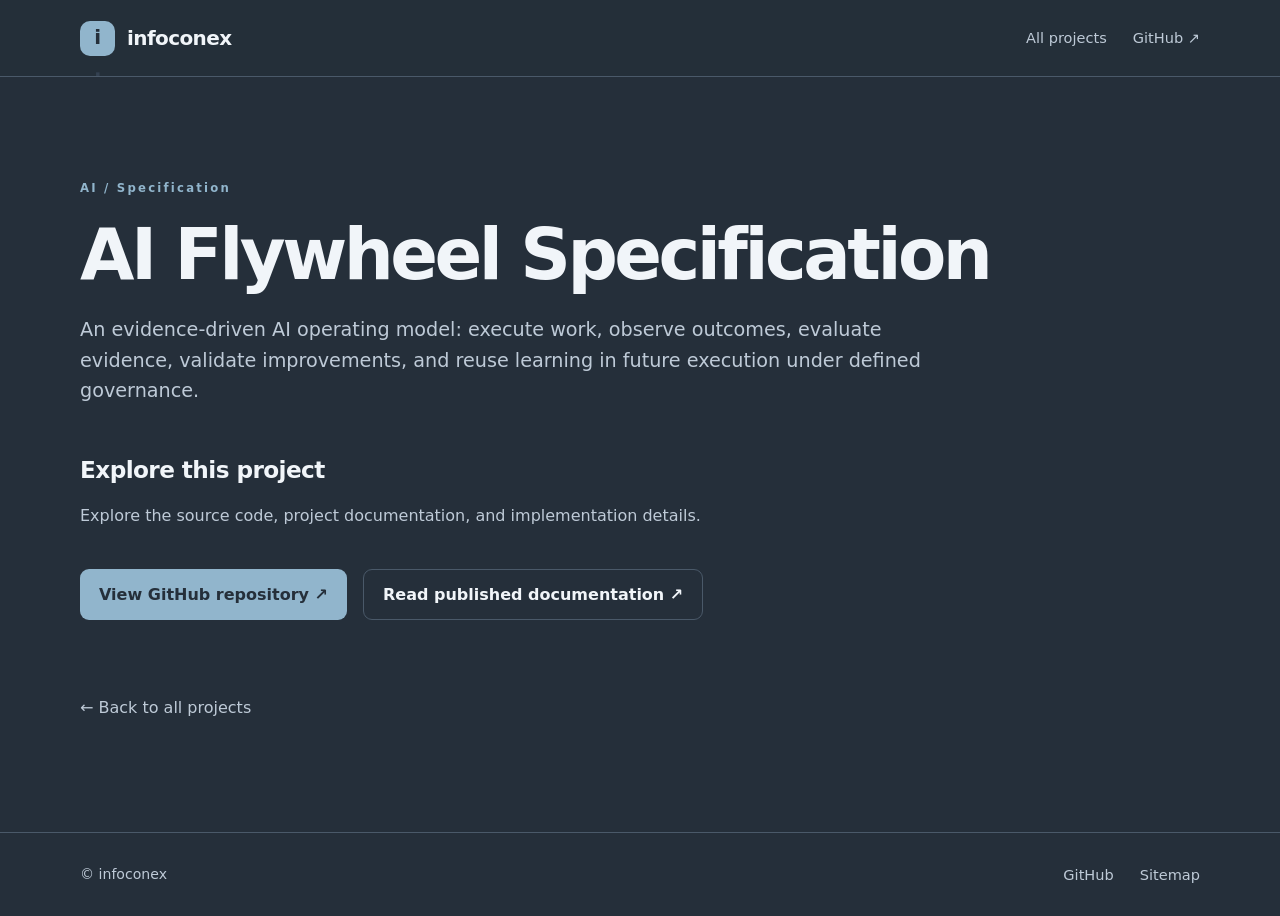
<file: projects/ai-flywheel-spec/index.html>
<!doctype html>
<html lang="en"><head>
<meta charset="utf-8"><meta name="viewport" content="width=device-width, initial-scale=1">
<meta name="theme-color" content="#252F3A"><meta name="description" content="An evidence-driven AI operating model: execute work, observe outcomes, evaluate evidence, validate improvements, and reuse learning in future execution under defined governance.">
<meta property="og:type" content="website"><meta property="og:site_name" content="infoconex"><meta property="og:title" content="AI Flywheel Specification | infoconex"><meta property="og:description" content="An evidence-driven AI operating model: execute work, observe outcomes, evaluate evidence, validate improvements, and reuse learning in future execution under defined governance."><meta property="og:url" content="https://infoconex.github.io/projects/ai-flywheel-spec/">
<meta name="twitter:card" content="summary"><meta name="twitter:title" content="AI Flywheel Specification | infoconex"><meta name="twitter:description" content="An evidence-driven AI operating model: execute work, observe outcomes, evaluate evidence, validate improvements, and reuse learning in future execution under defined governance.">
<link rel="canonical" href="https://infoconex.github.io/projects/ai-flywheel-spec/"><link rel="icon" href="../../favicon.svg" type="image/svg+xml"><link rel="stylesheet" href="../../styles.css">
<title>AI Flywheel Specification | infoconex open-source projects</title><script type="application/ld+json">{"@context": "https://schema.org", "@type": "WebPage", "name": "AI Flywheel Specification", "description": "An evidence-driven AI operating model: execute work, observe outcomes, evaluate evidence, validate improvements, and reuse learning in future execution under defined governance.", "url": "https://infoconex.github.io/projects/ai-flywheel-spec/", "isPartOf": {"@type": "WebSite", "name": "infoconex", "url": "https://infoconex.github.io/"}, "about": {"@type": "SoftwareSourceCode", "name": "AI Flywheel Specification", "description": "An evidence-driven AI operating model: execute work, observe outcomes, evaluate evidence, validate improvements, and reuse learning in future execution under defined governance.", "codeRepository": "https://github.com/infoconex/ai-flywheel-spec"}}</script>
</head><body>
<header class="site-header"><div class="container header-inner"><a class="brand" href="/"><span class="brand-mark">i<span>.</span></span> infoconex</a><nav aria-label="Main navigation"><a href="/#projects">All projects</a><a href="https://github.com/infoconex">GitHub ↗</a></nav></div></header>
<main class="container detail-page">
<p class="eyebrow">AI / Specification</p><h1>AI Flywheel Specification</h1><p class="intro">An evidence-driven AI operating model: execute work, observe outcomes, evaluate evidence, validate improvements, and reuse learning in future execution under defined governance.</p>
<section aria-labelledby="explore-title"><h2 id="explore-title">Explore this project</h2><p>Explore the source code, project documentation, and implementation details.</p><div class="detail-links"><a class="primary-link" href="https://github.com/infoconex/ai-flywheel-spec">View GitHub repository ↗</a><a class="primary-link secondary-link" href="https://ai-flywheel-spec.infoconex.com/">Read published documentation ↗</a></div></section>
<p class="return-link"><a href="/#projects">← Back to all projects</a></p></main>
<footer class="site-footer"><div class="container footer-inner"><span>© infoconex</span><div><a href="https://github.com/infoconex">GitHub</a><a href="/sitemap.xml">Sitemap</a></div></div></footer>
</body></html>
</file>
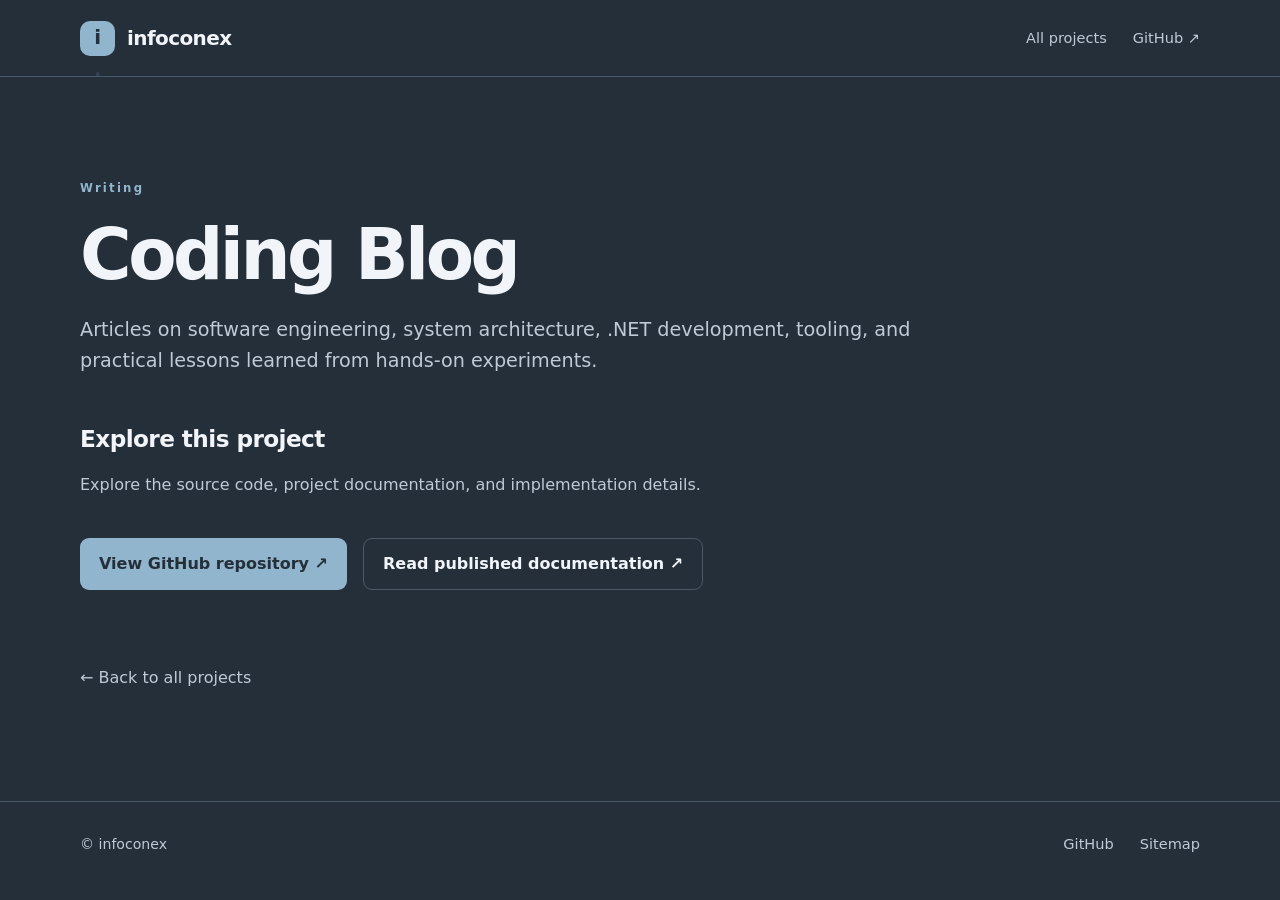
<file: projects/coding-blog/index.html>
<!doctype html>
<html lang="en"><head>
<meta charset="utf-8"><meta name="viewport" content="width=device-width, initial-scale=1">
<meta name="theme-color" content="#252F3A"><meta name="description" content="Articles on software engineering, system architecture, .NET development, tooling, and practical lessons learned from hands-on experiments.">
<meta property="og:type" content="website"><meta property="og:site_name" content="infoconex"><meta property="og:title" content="Coding Blog | infoconex"><meta property="og:description" content="Articles on software engineering, system architecture, .NET development, tooling, and practical lessons learned from hands-on experiments."><meta property="og:url" content="https://infoconex.github.io/projects/coding-blog/">
<meta name="twitter:card" content="summary"><meta name="twitter:title" content="Coding Blog | infoconex"><meta name="twitter:description" content="Articles on software engineering, system architecture, .NET development, tooling, and practical lessons learned from hands-on experiments.">
<link rel="canonical" href="https://infoconex.github.io/projects/coding-blog/"><link rel="icon" href="../../favicon.svg" type="image/svg+xml"><link rel="stylesheet" href="../../styles.css">
<title>Coding Blog | infoconex open-source projects</title><script type="application/ld+json">{"@context": "https://schema.org", "@type": "WebPage", "name": "Coding Blog", "description": "Articles on software engineering, system architecture, .NET development, tooling, and practical lessons learned from hands-on experiments.", "url": "https://infoconex.github.io/projects/coding-blog/", "isPartOf": {"@type": "WebSite", "name": "infoconex", "url": "https://infoconex.github.io/"}, "about": {"@type": "SoftwareSourceCode", "name": "Coding Blog", "description": "Articles on software engineering, system architecture, .NET development, tooling, and practical lessons learned from hands-on experiments.", "codeRepository": "https://github.com/infoconex/coding-blog"}}</script>
</head><body>
<header class="site-header"><div class="container header-inner"><a class="brand" href="/"><span class="brand-mark">i<span>.</span></span> infoconex</a><nav aria-label="Main navigation"><a href="/#projects">All projects</a><a href="https://github.com/infoconex">GitHub ↗</a></nav></div></header>
<main class="container detail-page">
<p class="eyebrow">Writing</p><h1>Coding Blog</h1><p class="intro">Articles on software engineering, system architecture, .NET development, tooling, and practical lessons learned from hands-on experiments.</p>
<section aria-labelledby="explore-title"><h2 id="explore-title">Explore this project</h2><p>Explore the source code, project documentation, and implementation details.</p><div class="detail-links"><a class="primary-link" href="https://github.com/infoconex/coding-blog">View GitHub repository ↗</a><a class="primary-link secondary-link" href="https://coding.infoconex.com/">Read published documentation ↗</a></div></section>
<p class="return-link"><a href="/#projects">← Back to all projects</a></p></main>
<footer class="site-footer"><div class="container footer-inner"><span>© infoconex</span><div><a href="https://github.com/infoconex">GitHub</a><a href="/sitemap.xml">Sitemap</a></div></div></footer>
</body></html>
</file>
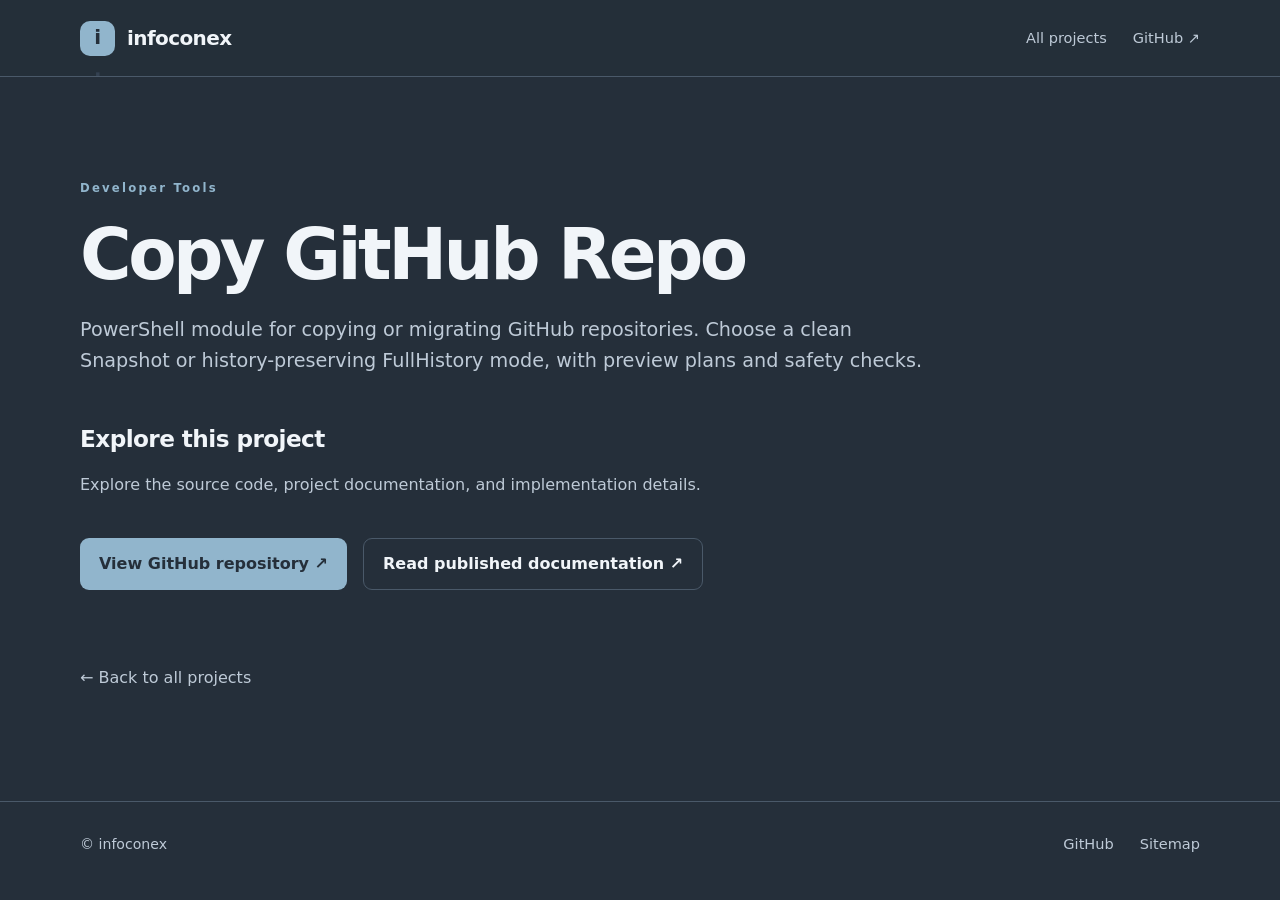
<file: projects/copy-github-repo/index.html>
<!doctype html>
<html lang="en"><head>
<meta charset="utf-8"><meta name="viewport" content="width=device-width, initial-scale=1">
<meta name="theme-color" content="#252F3A"><meta name="description" content="PowerShell module for copying or migrating GitHub repositories. Choose a clean Snapshot or history-preserving FullHistory mode, with preview plans and safety checks.">
<meta property="og:type" content="website"><meta property="og:site_name" content="infoconex"><meta property="og:title" content="Copy GitHub Repo | infoconex"><meta property="og:description" content="PowerShell module for copying or migrating GitHub repositories. Choose a clean Snapshot or history-preserving FullHistory mode, with preview plans and safety checks."><meta property="og:url" content="https://infoconex.github.io/projects/copy-github-repo/">
<meta name="twitter:card" content="summary"><meta name="twitter:title" content="Copy GitHub Repo | infoconex"><meta name="twitter:description" content="PowerShell module for copying or migrating GitHub repositories. Choose a clean Snapshot or history-preserving FullHistory mode, with preview plans and safety checks.">
<link rel="canonical" href="https://infoconex.github.io/projects/copy-github-repo/"><link rel="icon" href="../../favicon.svg" type="image/svg+xml"><link rel="stylesheet" href="../../styles.css">
<title>Copy GitHub Repo | infoconex open-source projects</title><script type="application/ld+json">{"@context": "https://schema.org", "@type": "WebPage", "name": "Copy GitHub Repo", "description": "PowerShell module for copying or migrating GitHub repositories. Choose a clean Snapshot or history-preserving FullHistory mode, with preview plans and safety checks.", "url": "https://infoconex.github.io/projects/copy-github-repo/", "isPartOf": {"@type": "WebSite", "name": "infoconex", "url": "https://infoconex.github.io/"}, "about": {"@type": "SoftwareSourceCode", "name": "Copy GitHub Repo", "description": "PowerShell module for copying or migrating GitHub repositories. Choose a clean Snapshot or history-preserving FullHistory mode, with preview plans and safety checks.", "codeRepository": "https://github.com/infoconex/copy-github-repo"}}</script>
</head><body>
<header class="site-header"><div class="container header-inner"><a class="brand" href="/"><span class="brand-mark">i<span>.</span></span> infoconex</a><nav aria-label="Main navigation"><a href="/#projects">All projects</a><a href="https://github.com/infoconex">GitHub ↗</a></nav></div></header>
<main class="container detail-page">
<p class="eyebrow">Developer Tools</p><h1>Copy GitHub Repo</h1><p class="intro">PowerShell module for copying or migrating GitHub repositories. Choose a clean Snapshot or history-preserving FullHistory mode, with preview plans and safety checks.</p>
<section aria-labelledby="explore-title"><h2 id="explore-title">Explore this project</h2><p>Explore the source code, project documentation, and implementation details.</p><div class="detail-links"><a class="primary-link" href="https://github.com/infoconex/copy-github-repo">View GitHub repository ↗</a><a class="primary-link secondary-link" href="https://copy-github-repo.infoconex.com/">Read published documentation ↗</a></div></section>
<p class="return-link"><a href="/#projects">← Back to all projects</a></p></main>
<footer class="site-footer"><div class="container footer-inner"><span>© infoconex</span><div><a href="https://github.com/infoconex">GitHub</a><a href="/sitemap.xml">Sitemap</a></div></div></footer>
</body></html>
</file>
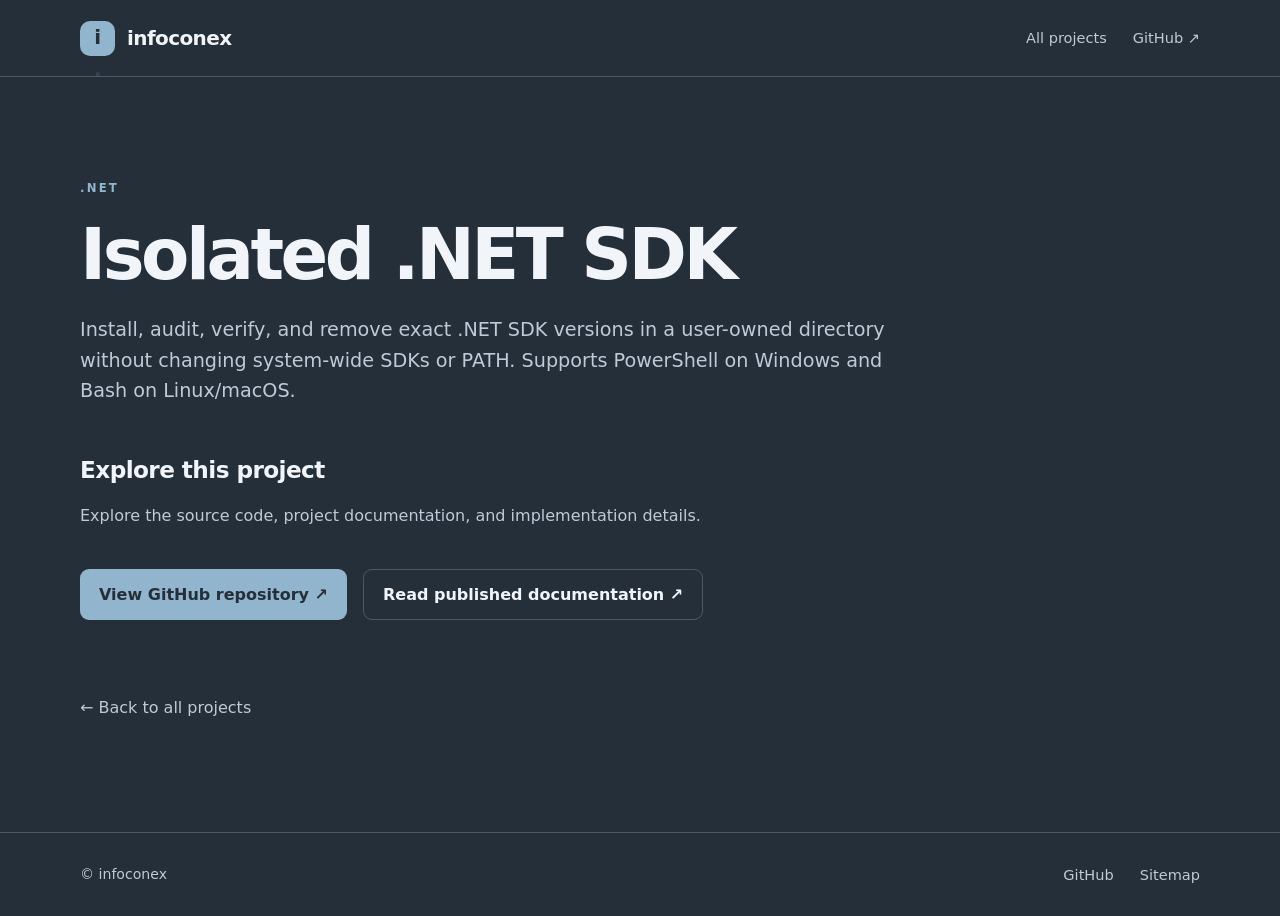
<file: projects/isolated-dotnet-sdk/index.html>
<!doctype html>
<html lang="en"><head>
<meta charset="utf-8"><meta name="viewport" content="width=device-width, initial-scale=1">
<meta name="theme-color" content="#252F3A"><meta name="description" content="Install, audit, verify, and remove exact .NET SDK versions in a user-owned directory without changing system-wide SDKs or PATH. Supports PowerShell on Windows and Bash on Linux/macOS.">
<meta property="og:type" content="website"><meta property="og:site_name" content="infoconex"><meta property="og:title" content="Isolated .NET SDK | infoconex"><meta property="og:description" content="Install, audit, verify, and remove exact .NET SDK versions in a user-owned directory without changing system-wide SDKs or PATH. Supports PowerShell on Windows and Bash on Linux/macOS."><meta property="og:url" content="https://projects.infoconex.com/projects/isolated-dotnet-sdk/">
<meta name="twitter:card" content="summary"><meta name="twitter:title" content="Isolated .NET SDK | infoconex"><meta name="twitter:description" content="Install, audit, verify, and remove exact .NET SDK versions in a user-owned directory without changing system-wide SDKs or PATH. Supports PowerShell on Windows and Bash on Linux/macOS.">
<link rel="canonical" href="https://projects.infoconex.com/projects/isolated-dotnet-sdk/"><link rel="icon" href="../../favicon.svg" type="image/svg+xml"><link rel="stylesheet" href="../../styles.css">
<title>Isolated .NET SDK | infoconex open-source projects</title><script type="application/ld+json">{"@context": "https://schema.org", "@type": "WebPage", "name": "Isolated .NET SDK", "description": "Install, audit, verify, and remove exact .NET SDK versions in a user-owned directory without changing system-wide SDKs or PATH. Supports PowerShell on Windows and Bash on Linux/macOS.", "url": "https://projects.infoconex.com/projects/isolated-dotnet-sdk/", "isPartOf": {"@type": "WebSite", "name": "infoconex", "url": "https://projects.infoconex.com/"}, "about": {"@type": "SoftwareSourceCode", "name": "Isolated .NET SDK", "description": "Install, audit, verify, and remove exact .NET SDK versions in a user-owned directory without changing system-wide SDKs or PATH. Supports PowerShell on Windows and Bash on Linux/macOS.", "codeRepository": "https://github.com/infoconex/isolated-dotnet-sdk"}}</script>
</head><body>
<header class="site-header"><div class="container header-inner"><a class="brand" href="/"><span class="brand-mark">i<span>.</span></span> infoconex</a><nav aria-label="Main navigation"><a href="/#projects">All projects</a><a href="https://github.com/infoconex">GitHub ↗</a></nav></div></header>
<main class="container detail-page">
<p class="eyebrow">.NET</p><h1>Isolated .NET SDK</h1><p class="intro">Install, audit, verify, and remove exact .NET SDK versions in a user-owned directory without changing system-wide SDKs or PATH. Supports PowerShell on Windows and Bash on Linux/macOS.</p>
<section aria-labelledby="explore-title"><h2 id="explore-title">Explore this project</h2><p>Explore the source code, project documentation, and implementation details.</p><div class="detail-links"><a class="primary-link" href="https://github.com/infoconex/isolated-dotnet-sdk">View GitHub repository ↗</a><a class="primary-link secondary-link" href="https://isolated-dotnet-sdk.infoconex.com/">Read published documentation ↗</a></div></section>
<p class="return-link"><a href="/#projects">← Back to all projects</a></p></main>
<footer class="site-footer"><div class="container footer-inner"><span>© infoconex</span><div><a href="https://github.com/infoconex">GitHub</a><a href="/sitemap.xml">Sitemap</a></div></div></footer>
</body></html>
</file>
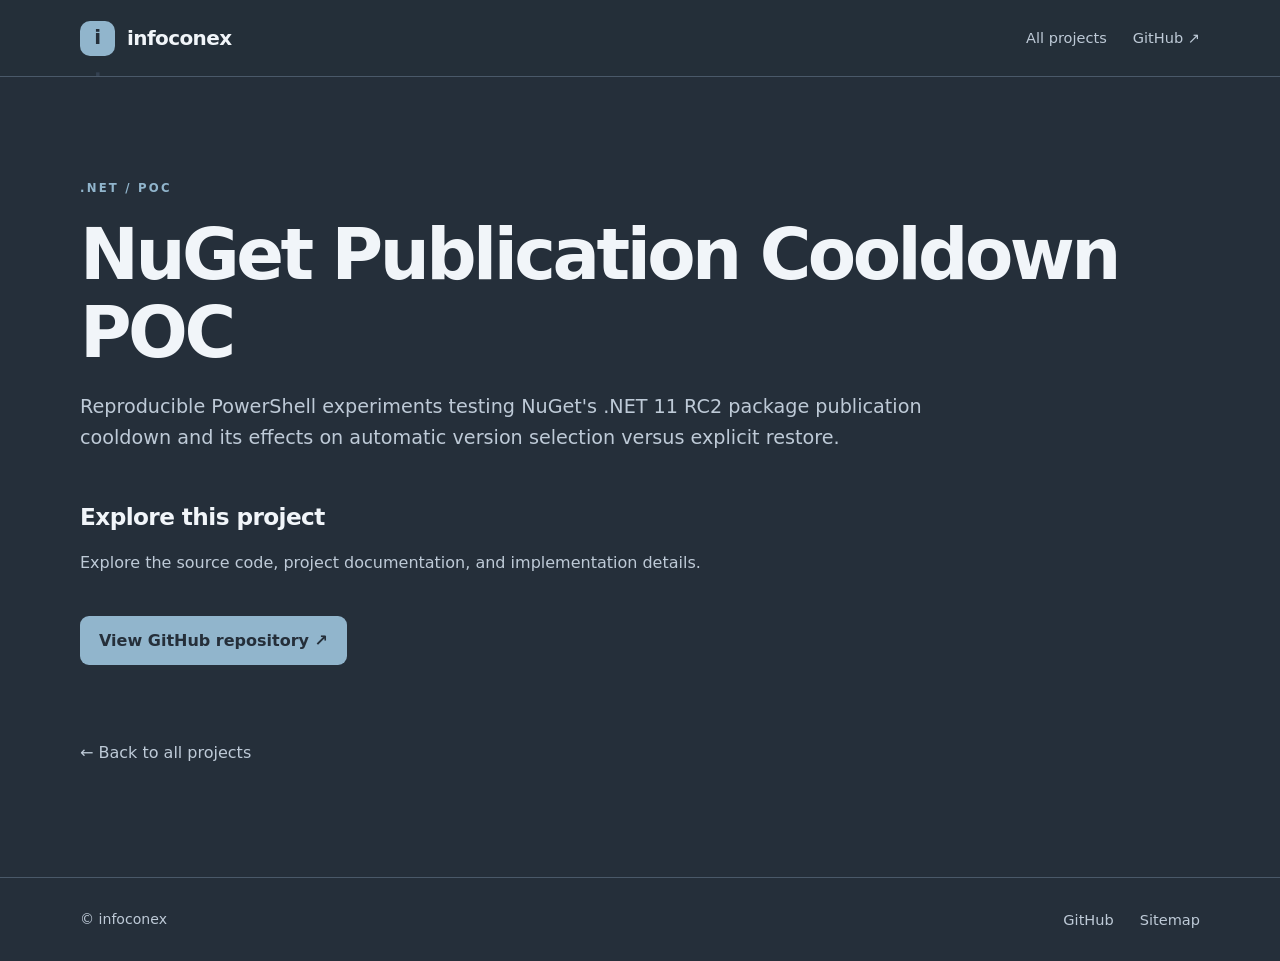
<file: projects/nuget-publication-cooldown-poc/index.html>
<!doctype html>
<html lang="en"><head>
<meta charset="utf-8"><meta name="viewport" content="width=device-width, initial-scale=1">
<meta name="theme-color" content="#252F3A"><meta name="description" content="Reproducible PowerShell experiments testing NuGet&#x27;s .NET 11 RC2 package publication cooldown and its effects on automatic version selection versus explicit restore.">
<meta property="og:type" content="website"><meta property="og:site_name" content="infoconex"><meta property="og:title" content="NuGet Publication Cooldown POC | infoconex"><meta property="og:description" content="Reproducible PowerShell experiments testing NuGet&#x27;s .NET 11 RC2 package publication cooldown and its effects on automatic version selection versus explicit restore."><meta property="og:url" content="https://infoconex.github.io/projects/nuget-publication-cooldown-poc/">
<meta name="twitter:card" content="summary"><meta name="twitter:title" content="NuGet Publication Cooldown POC | infoconex"><meta name="twitter:description" content="Reproducible PowerShell experiments testing NuGet&#x27;s .NET 11 RC2 package publication cooldown and its effects on automatic version selection versus explicit restore.">
<link rel="canonical" href="https://infoconex.github.io/projects/nuget-publication-cooldown-poc/"><link rel="icon" href="../../favicon.svg" type="image/svg+xml"><link rel="stylesheet" href="../../styles.css">
<title>NuGet Publication Cooldown POC | infoconex open-source projects</title><script type="application/ld+json">{"@context": "https://schema.org", "@type": "WebPage", "name": "NuGet Publication Cooldown POC", "description": "Reproducible PowerShell experiments testing NuGet's .NET 11 RC2 package publication cooldown and its effects on automatic version selection versus explicit restore.", "url": "https://infoconex.github.io/projects/nuget-publication-cooldown-poc/", "isPartOf": {"@type": "WebSite", "name": "infoconex", "url": "https://infoconex.github.io/"}, "about": {"@type": "SoftwareSourceCode", "name": "NuGet Publication Cooldown POC", "description": "Reproducible PowerShell experiments testing NuGet's .NET 11 RC2 package publication cooldown and its effects on automatic version selection versus explicit restore.", "codeRepository": "https://github.com/infoconex/nuget-publication-cooldown-poc"}}</script>
</head><body>
<header class="site-header"><div class="container header-inner"><a class="brand" href="/"><span class="brand-mark">i<span>.</span></span> infoconex</a><nav aria-label="Main navigation"><a href="/#projects">All projects</a><a href="https://github.com/infoconex">GitHub ↗</a></nav></div></header>
<main class="container detail-page">
<p class="eyebrow">.NET / POC</p><h1>NuGet Publication Cooldown POC</h1><p class="intro">Reproducible PowerShell experiments testing NuGet&#x27;s .NET 11 RC2 package publication cooldown and its effects on automatic version selection versus explicit restore.</p>
<section aria-labelledby="explore-title"><h2 id="explore-title">Explore this project</h2><p>Explore the source code, project documentation, and implementation details.</p><div class="detail-links"><a class="primary-link" href="https://github.com/infoconex/nuget-publication-cooldown-poc">View GitHub repository ↗</a></div></section>
<p class="return-link"><a href="/#projects">← Back to all projects</a></p></main>
<footer class="site-footer"><div class="container footer-inner"><span>© infoconex</span><div><a href="https://github.com/infoconex">GitHub</a><a href="/sitemap.xml">Sitemap</a></div></div></footer>
</body></html>
</file>
<file: styles.css>
:root{color-scheme:dark;--bg:#252F3A;--surface:#344151;--line:#4A5969;--text:#F1F5F9;--muted:#BECAD7;--accent:#91B5CC;font-family:Inter,ui-sans-serif,system-ui,-apple-system,BlinkMacSystemFont,"Segoe UI",sans-serif}*{box-sizing:border-box}html{scroll-behavior:smooth}body{margin:0;background:var(--bg);color:var(--text);line-height:1.6}a{color:inherit;text-decoration:none}a:hover{color:var(--accent)}a:focus-visible,input:focus-visible{outline:2px solid var(--accent);outline-offset:4px}.container{width:min(1120px,calc(100% - 44px));margin-inline:auto}.site-header{border-bottom:1px solid var(--line)}.header-inner,.footer-inner{display:flex;align-items:center;justify-content:space-between;gap:24px}.header-inner{min-height:76px}.brand{display:flex;align-items:center;gap:12px;font-weight:750;letter-spacing:-.03em;font-size:1.25rem}.brand-mark{display:grid;place-items:center;background:var(--accent);color:#252F3A;width:35px;height:35px;border-radius:10px;font-weight:850}.brand-mark span{color:#344151}.site-header nav,.site-footer .footer-inner>div{display:flex;gap:26px;font-size:.91rem;color:var(--muted)}.hero{padding:68px 0 72px}.eyebrow{color:var(--accent);font-size:.73rem;font-weight:800;letter-spacing:.19em}.hero h1{max-width:900px;font-size:clamp(2.8rem,6.4vw,5.8rem);line-height:1.09;letter-spacing:-.065em;margin:21px 0 28px}.hero h1 span{color:var(--accent)}.intro{font-size:1.2rem;color:var(--muted);max-width:610px}.intro strong{color:var(--text)}.primary-link{display:inline-flex;align-items:center;gap:26px;margin-top:24px;padding:12px 19px;border-radius:9px;background:var(--accent);color:#252F3A;font-weight:750}.primary-link:hover{background:#B3CFE0;color:#252F3A}.projects-section{padding:80px 0 105px;background:#2B3643;border-top:1px solid var(--line)}.section-heading{display:flex;justify-content:space-between;align-items:end;gap:20px;margin-bottom:30px}.section-heading h2{font-size:2.5rem;letter-spacing:-.045em;line-height:1.1;margin:10px 0}.section-heading>p{color:var(--muted);font-size:.95rem}.filter-bar{display:flex;align-items:center;justify-content:space-between;gap:18px;margin-bottom:24px}.filter-bar input{width:min(440px,100%);padding:13px 16px;border:1px solid var(--line);border-radius:9px;color:var(--text);background:var(--bg);font:inherit}.filter-bar span{color:var(--muted);font-size:.85rem}.project-grid{display:grid;grid-template-columns:repeat(3,minmax(0,1fr));gap:18px}.project-card{display:flex;flex-direction:column;min-height:230px;padding:26px;background:var(--surface);border:1px solid var(--line);border-radius:13px;transition:border-color .15s,transform .15s}.project-card:hover{border-color:#91B5CC;transform:translateY(-2px)}.card-top{display:flex;align-items:center;justify-content:space-between;gap:8px}.card-tag{font-size:.7rem;text-transform:uppercase;letter-spacing:.12em;color:var(--accent);font-weight:750}.card-arrow{color:var(--muted)}.project-card h3{font-size:1.15rem;letter-spacing:-.02em;overflow-wrap:anywhere;margin:22px 0 8px;line-height:1.25}.project-card p{margin:0;color:var(--muted);font-size:.9rem}.empty-state{color:var(--muted);grid-column:1/-1}.site-footer{padding:30px 0;border-top:1px solid var(--line);color:var(--muted);font-size:.88rem}.sr-only{position:absolute;width:1px;height:1px;padding:0;margin:-1px;overflow:hidden;clip:rect(0,0,0,0);white-space:nowrap;border:0}@media(max-width:850px){.project-grid{grid-template-columns:repeat(2,minmax(0,1fr))}}@media(max-width:600px){.hero{padding:54px 0 58px}.projects-section{padding:60px 0}.project-grid{grid-template-columns:1fr}.section-heading{align-items:start;flex-direction:column}.header-inner nav{gap:12px}.filter-bar{align-items:start;flex-direction:column}.footer-inner{align-items:start;flex-direction:column}}

.project-card[hidden],.empty-state[hidden]{display:none!important}.detail-page{min-height:65vh;padding-top:90px;padding-bottom:95px}.detail-page h1{font-size:clamp(2.5rem,6vw,4.4rem);letter-spacing:-.05em;line-height:1.1;margin:20px 0}.detail-page section{margin-top:65px;max-width:770px}.detail-page section h2{letter-spacing:-.025em}.detail-page section p{color:var(--muted)}.detail-links{display:flex;flex-wrap:wrap;gap:16px}.secondary-link{background:transparent;border:1px solid var(--line);color:var(--text)}.secondary-link:hover{background:#405064;color:var(--accent)}.return-link{margin-top:75px;color:var(--muted)}@media(prefers-reduced-motion:reduce){html{scroll-behavior:auto}.project-card{transition:none}}

/* Smoky Slate focus, contrast, and clarity */
.site-header{background:rgba(37,47,58,.94)}.project-card{box-shadow:0 3px 12px rgba(0,0,0,.10)}.project-card:hover{box-shadow:0 10px 24px rgba(0,0,0,.18)}.card-tag,.eyebrow{color:#91B5CC}.filter-bar input::placeholder{color:#BECAD7}.primary-link:focus-visible,.project-card:focus-visible{outline:3px solid #91B5CC;outline-offset:3px}

.primary-link{color:#252F3A}.primary-link:hover{color:#252F3A}.brand-mark{color:#252F3A}.secondary-link{color:var(--text)}.secondary-link:hover{color:var(--accent)}

/* Project detail content */
.detail-page .intro{max-width:850px}.detail-page section{margin-top:48px}.detail-page section h2{font-size:1.45rem;line-height:1.25}.detail-page section p{max-width:740px}.detail-highlights{padding-left:1.4rem;max-width:740px;color:var(--muted);line-height:1.75}.detail-highlights li{padding-left:.3rem;margin:.5rem 0}.detail-highlights li::marker{color:var(--accent)}


/* Shared project case-study template */
.case-shell{background:#2B3643;border-top:1px solid var(--line);padding:34px 0 90px}
.case-columns{display:grid;grid-template-columns:minmax(0,1fr) 260px;gap:56px;align-items:start}
.case-main{min-width:0}
.case-hero{padding:36px 0 65px}
.case-hero h1{font-size:clamp(2.7rem,7vw,5rem);letter-spacing:-.065em;line-height:1.05;margin:18px 0 25px}
.case-lead{font-size:clamp(1.15rem,2.2vw,1.42rem);color:var(--muted);max-width:770px;line-height:1.55}
.case-ctas{display:flex;flex-wrap:wrap;gap:12px;margin-top:30px}
.case-btn{display:inline-flex;align-items:center;padding:12px 19px;border-radius:9px;font-size:.9rem;font-weight:750;gap:11px}
.case-primary{background:var(--accent);color:#192630}
.case-primary:hover{background:#B3CFE0;color:#192630}
.case-outline{border:1px solid var(--line);color:var(--text)}
.case-outline:hover{background:var(--surface);color:var(--text)}
.case-section{margin-bottom:70px;scroll-margin-top:20px}
.case-kicker{color:var(--accent);text-transform:uppercase;letter-spacing:.14em;font-size:.75rem;font-weight:800}
.case-section h2{font-size:clamp(1.75rem,3vw,2.25rem);letter-spacing:-.04em;line-height:1.18;margin:12px 0 20px}
.case-section p{color:var(--muted);font-size:1rem;line-height:1.8;margin:0 0 14px}
.case-steps{display:grid;gap:12px;margin-top:28px}
.case-step{display:grid;grid-template-columns:36px 1fr;gap:16px;background:var(--surface);border:1px solid var(--line);border-radius:12px;padding:20px}
.case-step-number{width:36px;height:36px;display:grid;place-items:center;background:#425466;border-radius:9px;color:var(--accent);font-weight:800}
.case-step h3{margin:5px 0;font-size:1rem;line-height:1.5}
.case-bullets{padding-left:22px;color:var(--muted);line-height:1.85}
.case-bullets li{margin:10px 0}.case-bullets li::marker{color:var(--accent)}
.case-related{background:var(--surface);border:1px solid var(--line);padding:28px;border-radius:12px;margin-top:22px}
.case-related h3{margin:0 0 10px}.case-related p{font-size:.9rem}.case-related .case-ctas{margin-top:20px}
.case-aside{position:sticky;top:28px;margin-top:42px;background:var(--surface);border:1px solid var(--line);border-radius:14px;padding:22px}
.case-aside h2{font-size:.9rem;margin:0 0 15px}
.case-toc{display:grid;gap:12px;font-size:.84rem;color:var(--muted)}
.case-rule{height:1px;background:var(--line);margin:23px 0}
.case-aside-links{display:flex;flex-direction:column;align-items:flex-start;gap:12px;font-size:.84rem;font-weight:700;color:var(--accent)}
.site-footer nav{display:flex;gap:26px}
@media(max-width:800px){.case-columns{grid-template-columns:1fr;gap:0}.case-aside{position:static;order:-1;margin-top:0}.case-toc{grid-template-columns:repeat(2,minmax(0,1fr))}.case-hero{padding:20px 0 40px}.case-shell{padding:30px 0 60px}}
@media(max-width:520px){.case-toc{grid-template-columns:repeat(2,minmax(0,1fr))}.case-btn{width:100%;justify-content:center}.site-footer nav{flex-wrap:wrap;gap:16px}}

/* Long-form project case studies */
.case-section>p+p{margin-top:16px}.case-step p{color:var(--muted);line-height:1.7;font-size:.92rem;margin:9px 0 0}.case-bullets li{padding-left:6px;margin-bottom:23px}.case-bullets li strong{display:block;color:var(--text);font-weight:650;margin-bottom:8px}.case-bullets li p{margin:7px 0;color:var(--muted);font-size:.94rem;line-height:1.7}

/* Related project and article cards */
.case-resource-grid{display:grid;gap:14px;margin-top:24px}.case-resource-card{display:block;background:var(--surface);border:1px solid var(--line);border-radius:12px;padding:22px 24px;transition:border-color .15s,transform .15s}.case-resource-card:hover{border-color:var(--accent);transform:translateY(-2px)}.case-resource-card h3{color:var(--text);font-size:1.08rem;margin:0 0 9px;line-height:1.4}.case-resource-card span{color:var(--accent);font-size:.85rem;font-weight:650}.case-resource-card p{color:var(--muted);font-size:.92rem;line-height:1.65;margin:10px 0 0}.case-resource-card:focus-visible{outline:3px solid var(--accent);outline-offset:3px}

/* Approved modern engineering case study — production project pages */
.case-shell{background:#252F3A;padding:0 0 78px;border-top:0}
.case-breadcrumb{padding:28px 0;color:var(--muted);font-size:.9rem}.case-breadcrumb span{margin:0 9px;opacity:.65}
.case-columns{grid-template-columns:minmax(0,1fr) 305px;gap:35px;align-items:start}
.case-hero{display:grid;grid-template-columns:1fr;gap:20px;min-height:0;margin-bottom:34px;padding:31px;border:1px solid #61778b;border-radius:16px;background:linear-gradient(118deg,#202f3e,#304e68 75%,#19446b);overflow:hidden}
.case-hero h1{font-size:clamp(2.2rem,3.65vw,3.4rem);line-height:1.12;letter-spacing:-.06em;margin:10px 0}
.case-tagline{font-size:clamp(1.12rem,2vw,1.48rem);font-weight:720;color:#b2d9f2;margin:0 0 12px}
.case-lead{font-size:1.02rem;line-height:1.65;color:#e0eaf2;margin:0}
.case-hero-visual{background:#152332ec;border:1px solid #344d63;border-radius:12px;padding:17px 19px;display:grid;grid-template-columns:repeat(2,minmax(0,1fr));gap:12px 18px;font-size:.84rem;line-height:1.5;color:#e4edf5}
.case-hero-visual span:not(.case-visual-label){display:block;overflow-wrap:anywhere}
.case-visual-label{grid-column:1/-1;font-size:.71rem;letter-spacing:.12em;font-weight:750;color:#a9d2ea}
.case-section{border-top:1px solid var(--line);margin:0;padding:28px 0 35px;scroll-margin-top:22px}
.case-section h2{font-size:clamp(1.5rem,2.5vw,1.95rem);margin:10px 0 15px}
.case-section p{line-height:1.7}
.case-steps{margin-top:19px}
.case-step{background:#2d3c4b;padding:18px}
.case-resource-grid{grid-template-columns:repeat(2,minmax(0,1fr));gap:12px}
.case-resource-card{padding:18px}
.case-aside{position:sticky;top:20px;display:grid;gap:16px;margin:0;padding:0;border:0;background:transparent}
.case-side-card{padding:20px;border:1px solid var(--line);border-radius:12px;background:#2c3b4a}
.case-side-card h2{margin:0 0 14px;font-size:1.04rem}
.case-side-card dl{margin:0}
.case-side-actions{display:grid;gap:10px;margin-bottom:17px}
.case-side-action{display:block;text-align:center;border-radius:8px;padding:11px 12px;font-size:.89rem;font-weight:750}
.case-side-action.case-outline{border:1px solid #94bfd9}
.case-detail{display:grid;grid-template-columns:85px minmax(0,1fr);gap:10px;border-top:1px solid #47596a;padding:10px 0;font-size:.83rem}
.case-detail dt{color:var(--muted)}.case-detail dd{margin:0;overflow-wrap:anywhere}
.case-toc{gap:3px}
.case-toc a{display:block;border-left:3px solid transparent;padding:8px 11px;margin-left:-11px;border-radius:0 7px 7px 0;transition:background-color .15s,color .15s,border-color .15s}
.case-toc a.active,.case-toc a[aria-current="location"]{border-left-color:var(--accent);background:#91B5CC1b;color:#d4efff;font-weight:750}
@media(max-width:860px){.case-columns{grid-template-columns:1fr;gap:24px}.case-aside{position:static;order:0;grid-template-columns:repeat(2,minmax(0,1fr))}.case-toc{grid-template-columns:1fr}.case-hero{padding:26px}}
@media(max-width:560px){.case-hero{padding:23px}.case-hero-visual{grid-template-columns:1fr}.case-resource-grid{grid-template-columns:1fr}.case-aside{grid-template-columns:1fr}}
@media(prefers-reduced-motion:reduce){.case-toc a{transition:none}}

/* Section numbers in the production table of contents */
.case-toc a{display:flex;align-items:baseline;gap:12px}.case-toc-number{flex:0 0 21px;font-size:.78rem;font-variant-numeric:tabular-nums;color:var(--accent);font-weight:750}.case-toc a.active .case-toc-number,.case-toc a[aria-current="location"] .case-toc-number{color:#d4efff}
</file>
